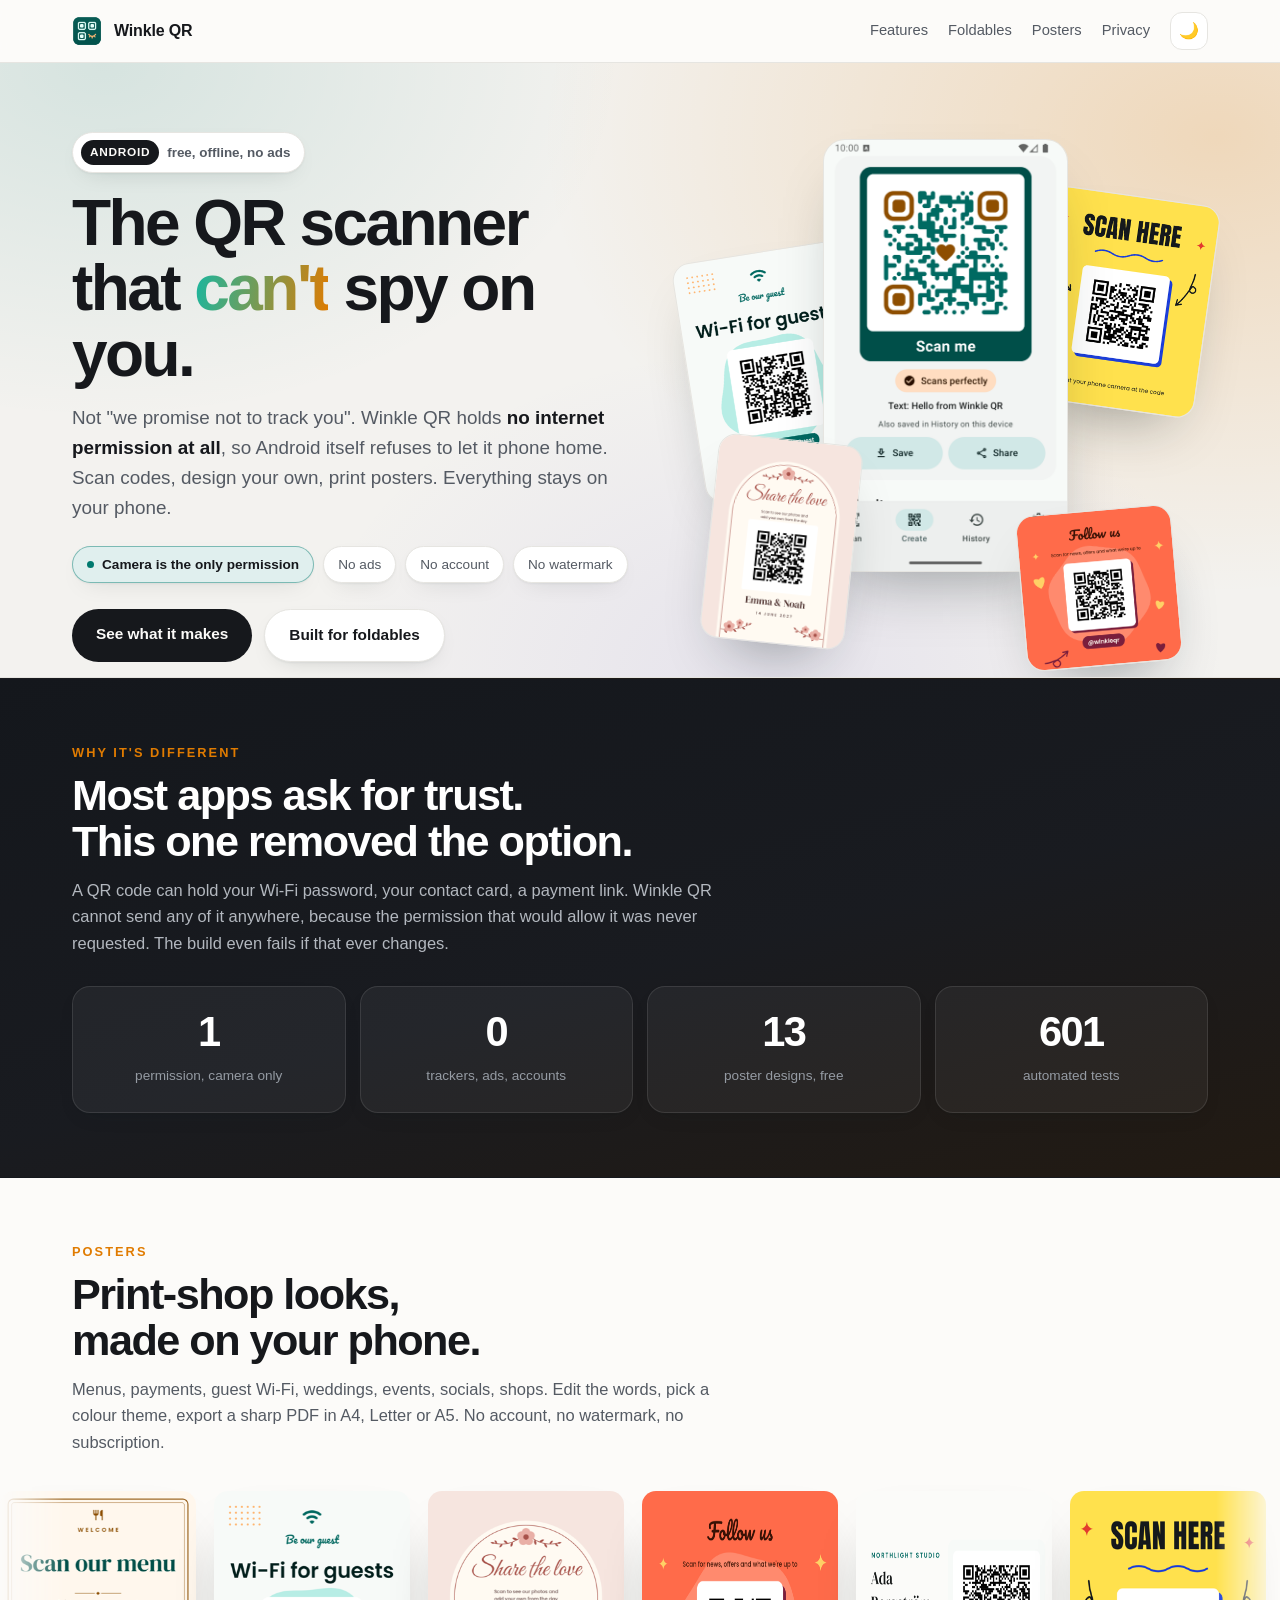
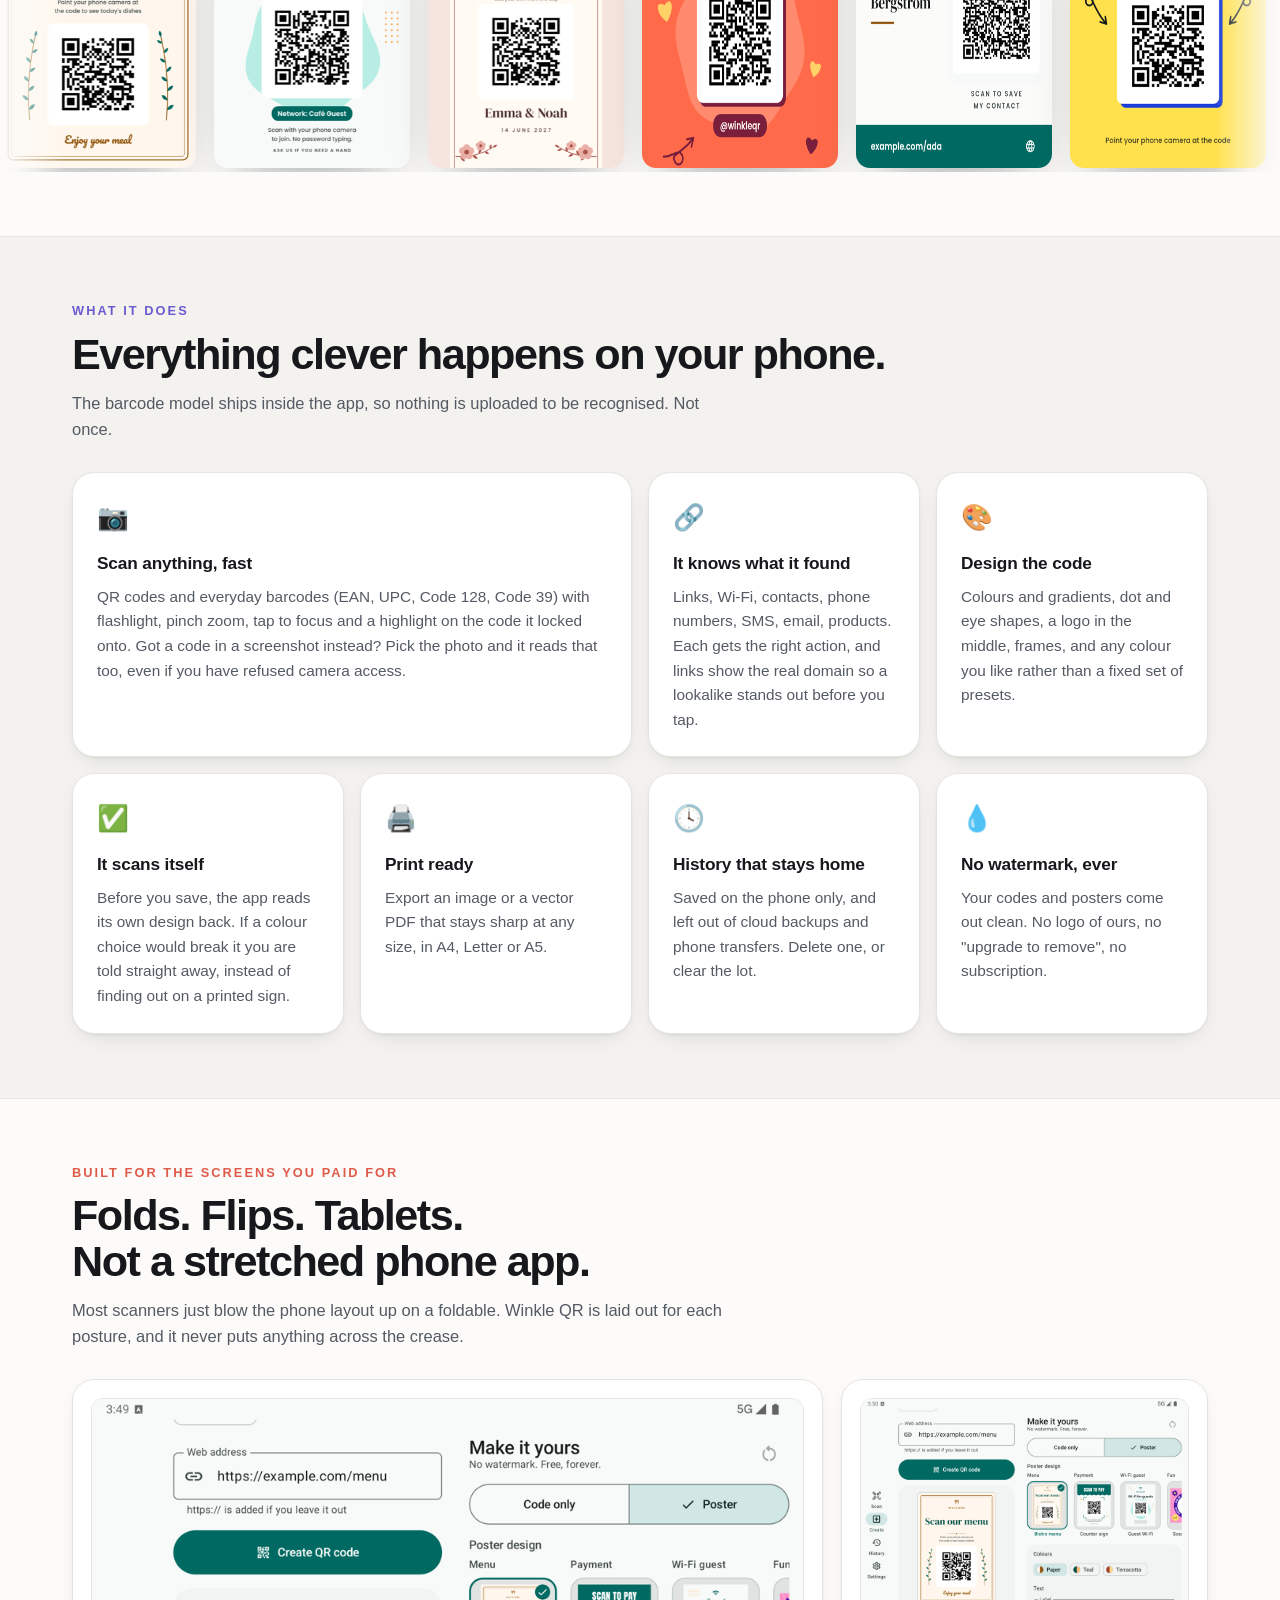
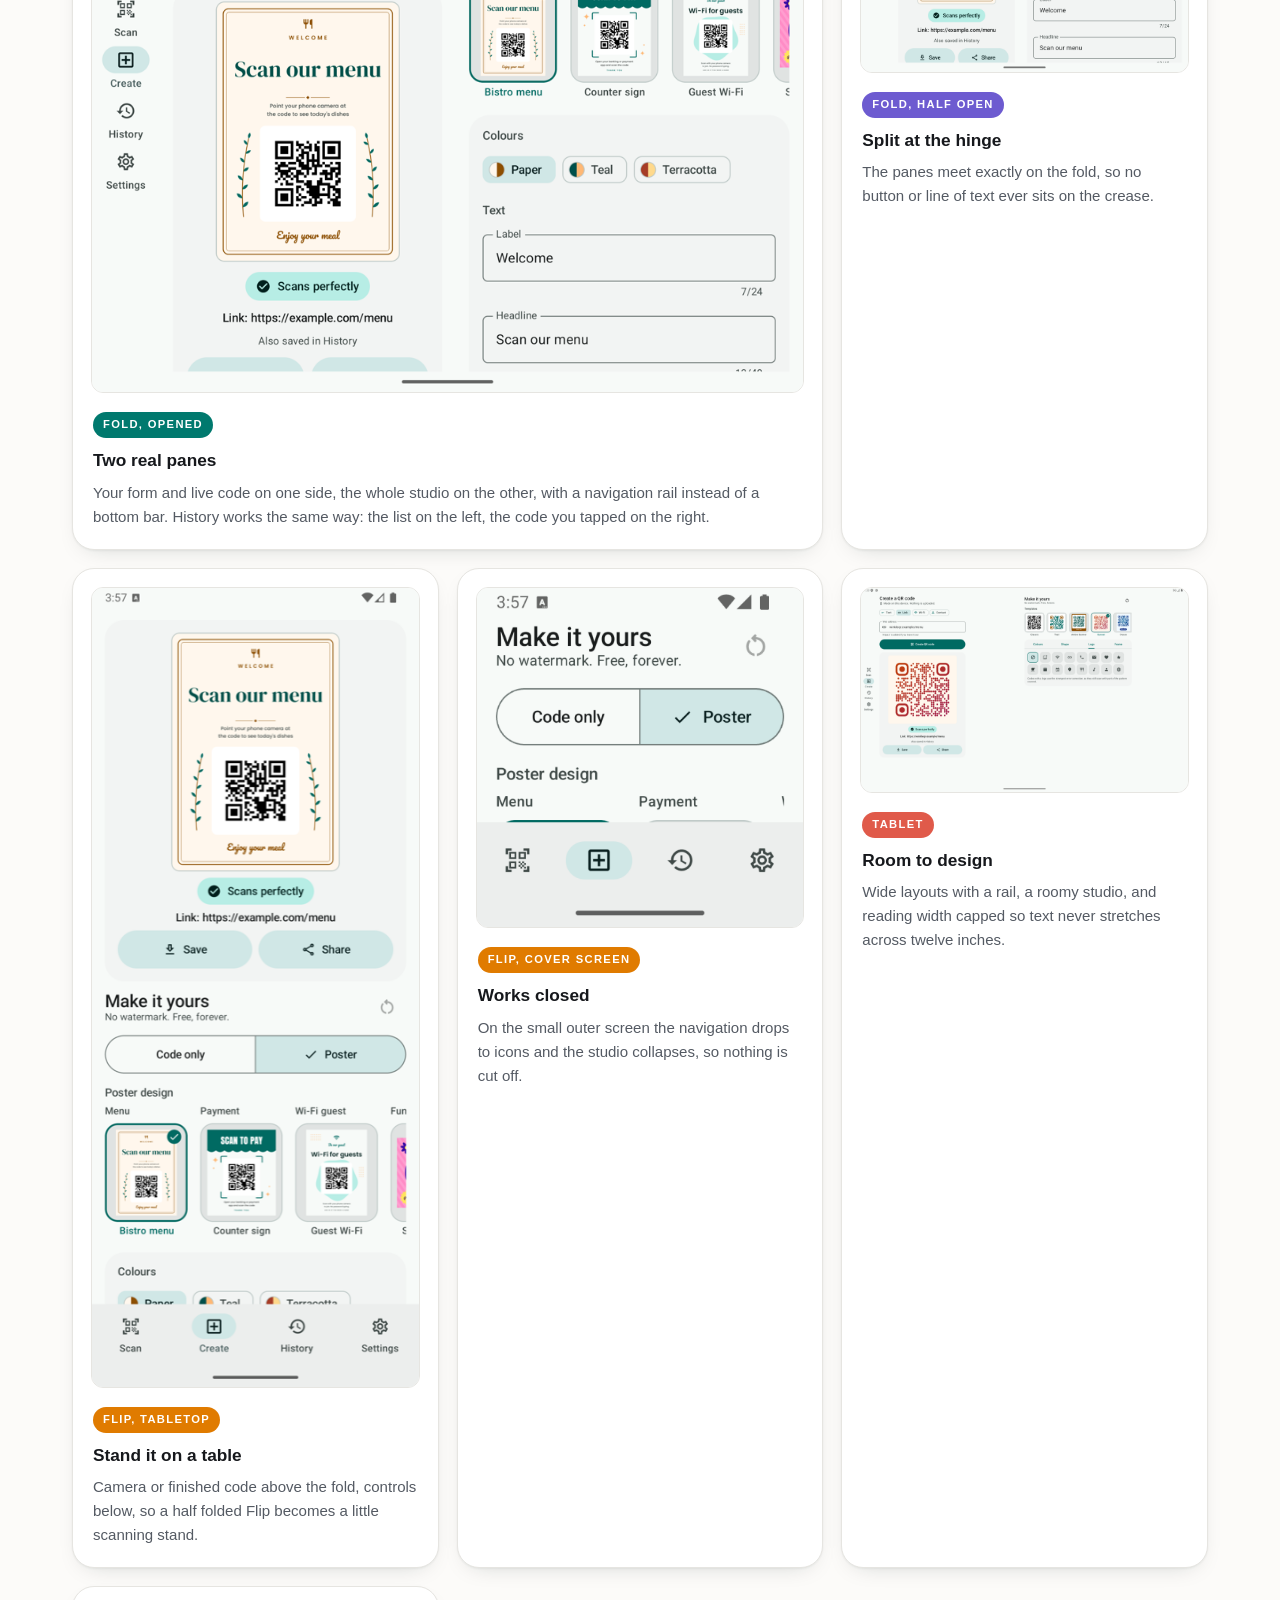
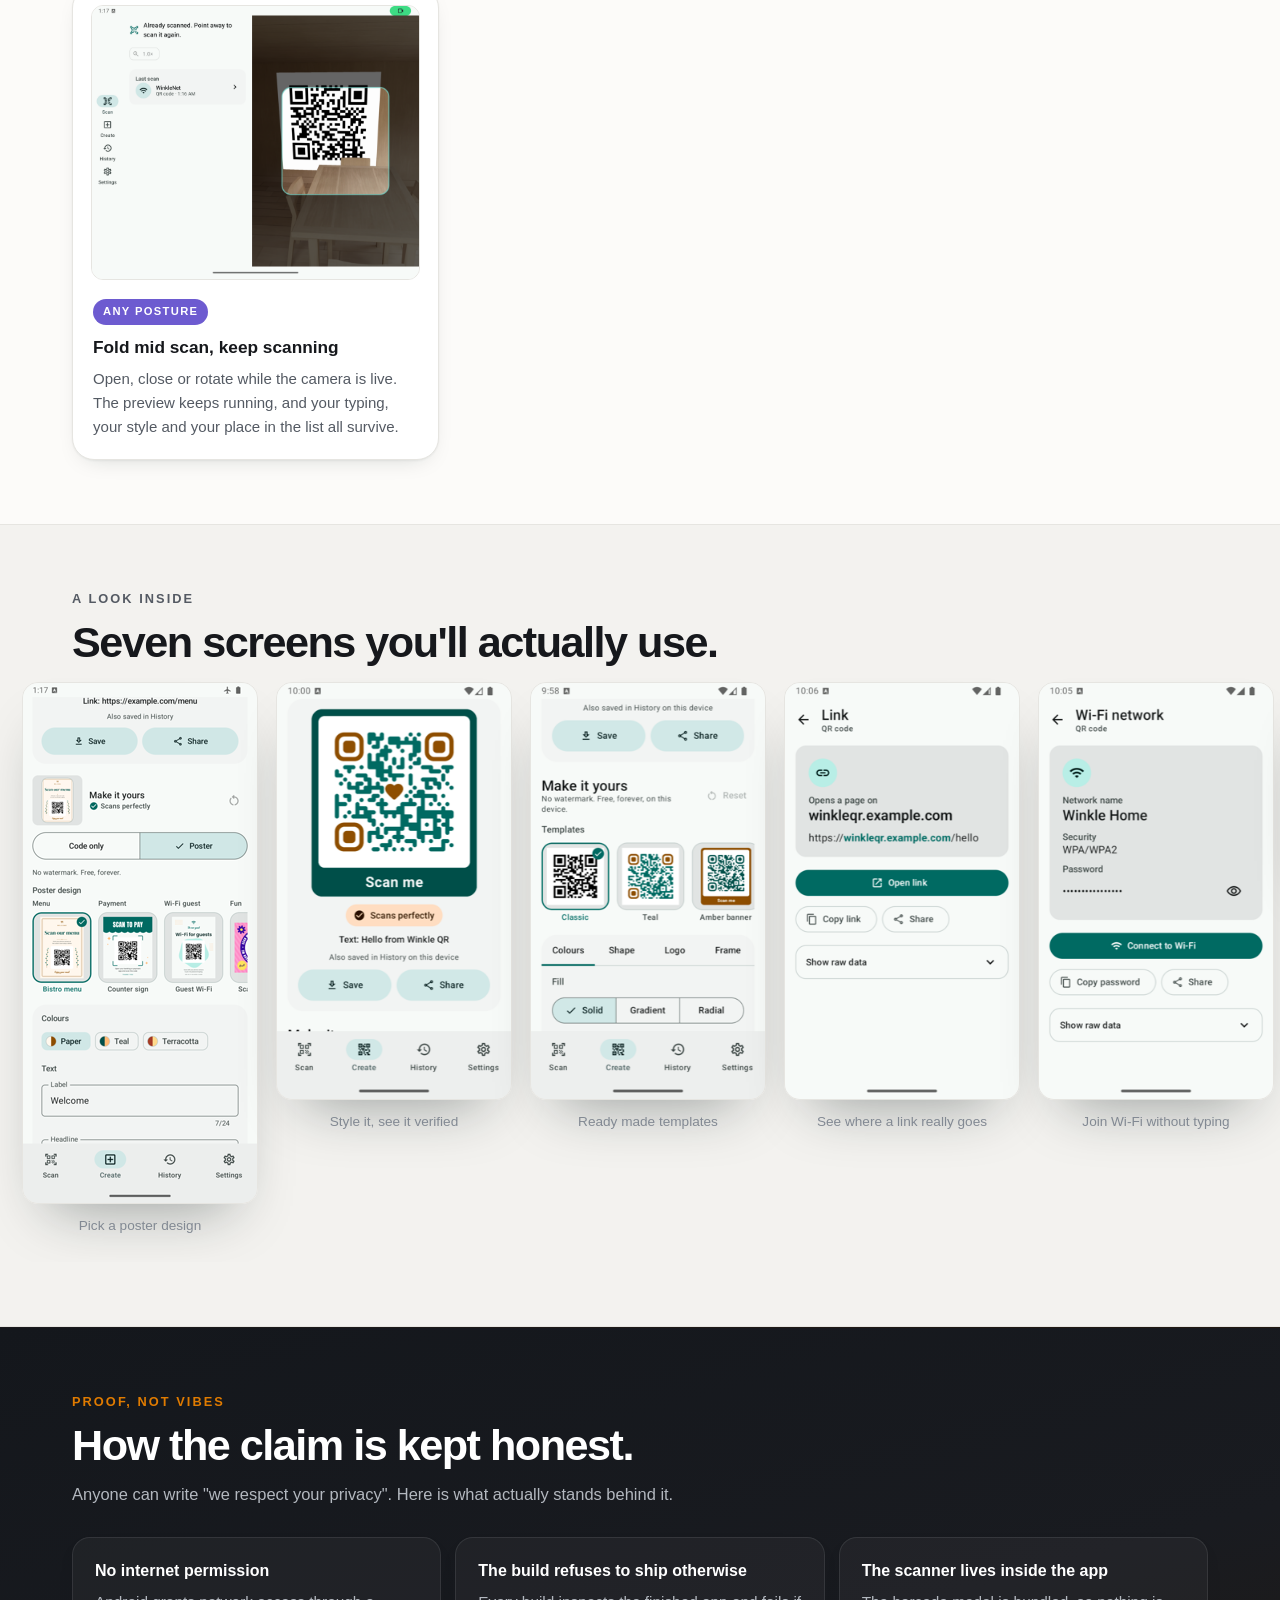
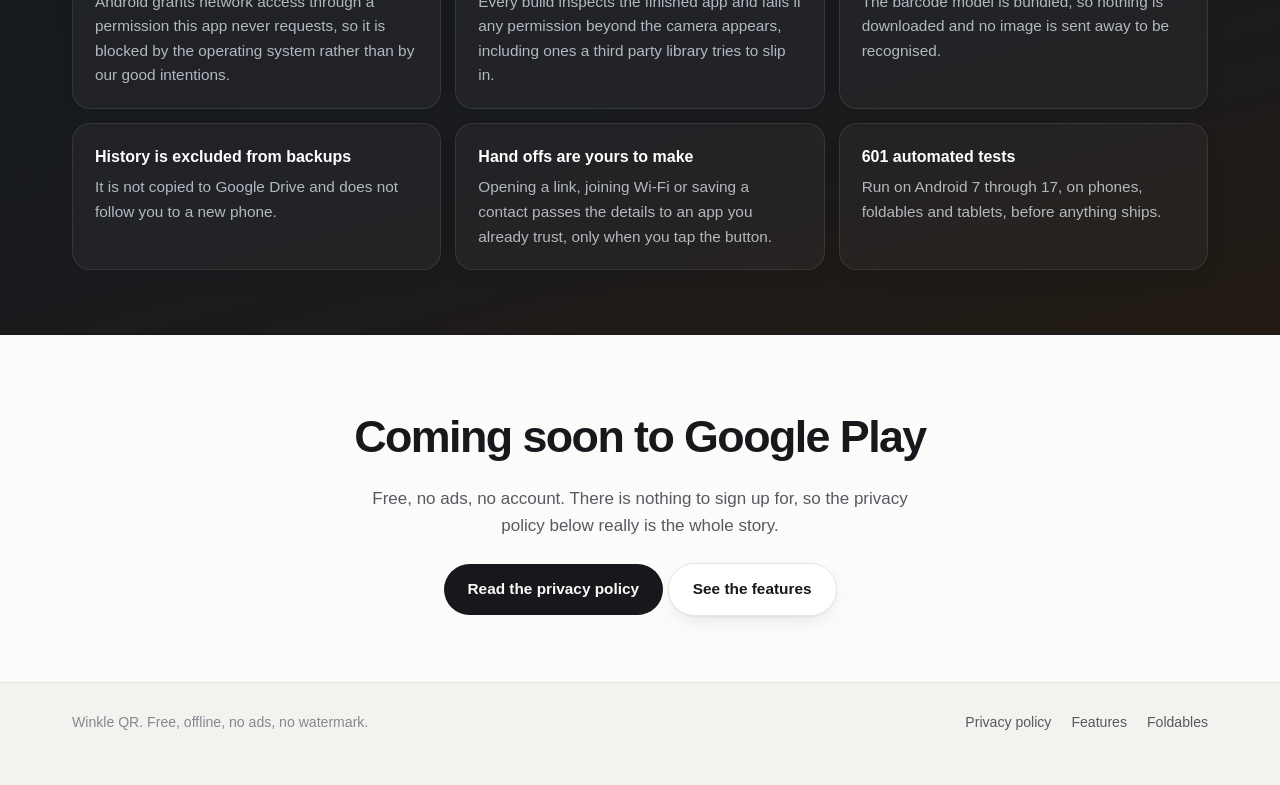
<file: index.html>
<!doctype html>
<html lang="en">
<head>
<meta charset="utf-8">
<meta name="viewport" content="width=device-width, initial-scale=1">
<title>Winkle QR: the QR scanner that can't spy on you</title>
<meta name="description" content="Free, offline QR and barcode scanner and maker for Android. No internet permission at all. Styled codes, printable posters, and real layouts for Fold, Flip and tablets.">
<link rel="icon" href="img/icon.png">
<link rel="stylesheet" href="style.css">
<meta property="og:title" content="Winkle QR: the QR scanner that can't spy on you">
<meta property="og:description" content="No internet permission. No ads. No account. Styled QR codes, printable posters, and real foldable layouts.">
<meta property="og:image" content="img/icon.png">
<script>
  (function () {
    var saved = null;
    try { saved = localStorage.getItem('winkle-theme'); } catch (e) {}
    var system = window.matchMedia('(prefers-color-scheme: dark)').matches ? 'dark' : 'light';
    document.documentElement.setAttribute('data-theme', saved || system);
  })();
</script>
</head>
<body>

<div class="bar">
  <div class="wrap">
    <img src="img/icon.png" alt="">
    <b>Winkle QR</b>
    <nav>
      <a href="#features">Features</a>
      <a href="#devices">Foldables</a>
      <a href="#posters">Posters</a>
      <a class="keep" href="privacy/">Privacy</a>
      <button id="theme" type="button" aria-label="Switch between light and dark">🌙</button>
    </nav>
  </div>
</div>

<header class="hero">
  <div class="wrap">
    <div>
      <span class="badge"><i>Android</i> free, offline, no ads</span>
      <h1>The QR scanner that <span class="grad">can't</span> spy on you.</h1>
      <p class="lede">
        Not "we promise not to track you". Winkle QR holds <b>no internet permission at all</b>, so Android itself
        refuses to let it phone home. Scan codes, design your own, print posters. Everything stays on your phone.
      </p>
      <div class="pills">
        <span class="pill hot">Camera is the only permission</span>
        <span class="pill">No ads</span>
        <span class="pill">No account</span>
        <span class="pill">No watermark</span>
      </div>
      <div class="actions">
        <a class="btn" href="#posters">See what it makes</a>
        <a class="btn ghost" href="#devices">Built for foldables</a>
      </div>
    </div>
    <div class="art">
      <img class="p1" src="img/posters/WIFI_GUEST_MINT.png" alt="Guest Wi-Fi poster">
      <img class="p2" src="img/posters/FUN_SCAN_HERE_CITRUS.png" alt="Scan here poster">
      <img class="phone" src="img/shots/hero-phone.png" alt="Winkle QR creating a styled QR code with a Scans perfectly badge">
      <img class="p4" src="img/posters/EVENT_WEDDING_BLUSH.png" alt="Wedding poster">
      <img class="p3" src="img/posters/SOCIAL_FOLLOW_SUNSET.png" alt="Follow us poster">
    </div>
  </div>
</header>

<section class="strip ink">
  <div class="wrap">
    <p class="eyebrow">Why it's different</p>
    <h2 class="section">Most apps ask for trust.<br>This one removed the option.</h2>
    <p class="sub">A QR code can hold your Wi-Fi password, your contact card, a payment link. Winkle QR cannot send any
      of it anywhere, because the permission that would allow it was never requested. The build even fails if that
      ever changes.</p>
    <div class="stats">
      <div class="stat"><b>1</b><span>permission, camera only</span></div>
      <div class="stat"><b>0</b><span>trackers, ads, accounts</span></div>
      <div class="stat"><b>13</b><span>poster designs, free</span></div>
      <div class="stat"><b>601</b><span>automated tests</span></div>
    </div>
  </div>
</section>

<section class="strip" id="posters">
  <div class="wrap">
    <p class="eyebrow">Posters</p>
    <h2 class="section">Print-shop looks,<br>made on your phone.</h2>
    <p class="sub">Menus, payments, guest Wi-Fi, weddings, events, socials, shops. Edit the words, pick a colour
      theme, export a sharp PDF in A4, Letter or A5. No account, no watermark, no subscription.</p>
  </div>
  <div class="marquee">
    <div class="track">
      <img src="img/posters/MENU_BISTRO_PAPER.png" alt="Café menu poster">
      <img src="img/posters/WIFI_GUEST_MINT.png" alt="Guest Wi-Fi poster">
      <img src="img/posters/EVENT_WEDDING_BLUSH.png" alt="Wedding poster">
      <img src="img/posters/SOCIAL_FOLLOW_SUNSET.png" alt="Follow us poster">
      <img src="img/posters/BIZ_CARD_BRAND.png" alt="Business card poster">
      <img src="img/posters/FUN_SCAN_HERE_CITRUS.png" alt="Scan here poster">
      <img src="img/posters/MENU_BISTRO_PAPER.png" alt="">
      <img src="img/posters/WIFI_GUEST_MINT.png" alt="">
      <img src="img/posters/EVENT_WEDDING_BLUSH.png" alt="">
      <img src="img/posters/SOCIAL_FOLLOW_SUNSET.png" alt="">
      <img src="img/posters/BIZ_CARD_BRAND.png" alt="">
      <img src="img/posters/FUN_SCAN_HERE_CITRUS.png" alt="">
    </div>
  </div>
</section>

<section class="strip tint" id="features">
  <div class="wrap">
    <p class="eyebrow">What it does</p>
    <h2 class="section">Everything clever happens on your phone.</h2>
    <p class="sub">The barcode model ships inside the app, so nothing is uploaded to be recognised. Not once.</p>
    <div class="bento">
      <div class="card wide">
        <span class="em">📷</span>
        <h3>Scan anything, fast</h3>
        <p>QR codes and everyday barcodes (EAN, UPC, Code 128, Code 39) with flashlight, pinch zoom, tap to focus and
          a highlight on the code it locked onto. Got a code in a screenshot instead? Pick the photo and it reads that
          too, even if you have refused camera access.</p>
      </div>
      <div class="card">
        <span class="em">🔗</span>
        <h3>It knows what it found</h3>
        <p>Links, Wi-Fi, contacts, phone numbers, SMS, email, products. Each gets the right action, and links show the
          real domain so a lookalike stands out before you tap.</p>
      </div>
      <div class="card">
        <span class="em">🎨</span>
        <h3>Design the code</h3>
        <p>Colours and gradients, dot and eye shapes, a logo in the middle, frames, and any colour you like rather
          than a fixed set of presets.</p>
      </div>
      <div class="card">
        <span class="em">✅</span>
        <h3>It scans itself</h3>
        <p>Before you save, the app reads its own design back. If a colour choice would break it you are told straight
          away, instead of finding out on a printed sign.</p>
      </div>
      <div class="card">
        <span class="em">🖨️</span>
        <h3>Print ready</h3>
        <p>Export an image or a vector PDF that stays sharp at any size, in A4, Letter or A5.</p>
      </div>
      <div class="card">
        <span class="em">🕓</span>
        <h3>History that stays home</h3>
        <p>Saved on the phone only, and left out of cloud backups and phone transfers. Delete one, or clear the lot.</p>
      </div>
      <div class="card">
        <span class="em">💧</span>
        <h3>No watermark, ever</h3>
        <p>Your codes and posters come out clean. No logo of ours, no "upgrade to remove", no subscription.</p>
      </div>
    </div>
  </div>
</section>

<section class="strip" id="devices">
  <div class="wrap">
    <p class="eyebrow">Built for the screens you paid for</p>
    <h2 class="section">Folds. Flips. Tablets.<br>Not a stretched phone app.</h2>
    <p class="sub">Most scanners just blow the phone layout up on a foldable. Winkle QR is laid out for each posture,
      and it never puts anything across the crease.</p>
    <div class="devices">
      <div class="device tall">
        <div class="shot"><img src="img/devices/fold-open.png" alt="Unfolded Fold showing the form and preview on the left and Style Studio on the right"></div>
        <div class="label">
          <span class="tag">Fold, opened</span>
          <h3>Two real panes</h3>
          <p>Your form and live code on one side, the whole studio on the other, with a navigation rail instead of a
            bottom bar. History works the same way: the list on the left, the code you tapped on the right.</p>
        </div>
      </div>
      <div class="device">
        <div class="shot"><img src="img/devices/fold-book.png" alt="Half-open Fold with the layout split exactly at the hinge"></div>
        <div class="label">
          <span class="tag violet">Fold, half open</span>
          <h3>Split at the hinge</h3>
          <p>The panes meet exactly on the fold, so no button or line of text ever sits on the crease.</p>
        </div>
      </div>
      <div class="device">
        <div class="shot"><img src="img/devices/flip-tabletop.png" alt="Half-folded Flip with the code above the fold and controls below"></div>
        <div class="label">
          <span class="tag amber">Flip, tabletop</span>
          <h3>Stand it on a table</h3>
          <p>Camera or finished code above the fold, controls below, so a half folded Flip becomes a little scanning
            stand.</p>
        </div>
      </div>
      <div class="device">
        <div class="shot"><img src="img/devices/flip-cover.png" alt="Flip cover screen with a compact layout and icon-only navigation"></div>
        <div class="label">
          <span class="tag amber">Flip, cover screen</span>
          <h3>Works closed</h3>
          <p>On the small outer screen the navigation drops to icons and the studio collapses, so nothing is cut off.</p>
        </div>
      </div>
      <div class="device">
        <div class="shot"><img src="img/devices/tablet-studio.png" alt="Tablet showing Create in two panes with a wide Style Studio"></div>
        <div class="label">
          <span class="tag pink">Tablet</span>
          <h3>Room to design</h3>
          <p>Wide layouts with a rail, a roomy studio, and reading width capped so text never stretches across twelve
            inches.</p>
        </div>
      </div>
      <div class="device">
        <div class="shot"><img src="img/devices/fold-scan.png" alt="Half-folded device scanning with the camera above the fold"></div>
        <div class="label">
          <span class="tag violet">Any posture</span>
          <h3>Fold mid scan, keep scanning</h3>
          <p>Open, close or rotate while the camera is live. The preview keeps running, and your typing, your style
            and your place in the list all survive.</p>
        </div>
      </div>
    </div>
  </div>
</section>

<section class="strip tint">
  <div class="wrap">
    <p class="eyebrow">A look inside</p>
    <h2 class="section">Seven screens you'll actually use.</h2>
  </div>
  <div class="rail">
    <figure><img src="img/shots/poster-picker.png" alt="Poster designs grouped by category, each thumbnail showing your own code"><figcaption>Pick a poster design</figcaption></figure>
    <figure><img src="img/shots/create-style-studio.png" alt="Styled QR code with a Scans perfectly badge"><figcaption>Style it, see it verified</figcaption></figure>
    <figure><img src="img/shots/create-templates.png" alt="Template row with Classic, Teal and Amber banner"><figcaption>Ready made templates</figcaption></figure>
    <figure><img src="img/shots/result-link.png" alt="Result screen for a link with the domain highlighted"><figcaption>See where a link really goes</figcaption></figure>
    <figure><img src="img/shots/result-wifi.png" alt="Result screen for a Wi-Fi code with a Connect button"><figcaption>Join Wi-Fi without typing</figcaption></figure>
    <figure><img src="img/devices/fold-history.png" alt="History list and detail side by side on an unfolded device"><figcaption>History, list and detail</figcaption></figure>
    <figure><img src="img/shots/settings-privacy.png" alt="Settings screen with an Offline by design card"><figcaption>Offline by design</figcaption></figure>
  </div>
</section>

<section class="strip ink">
  <div class="wrap">
    <p class="eyebrow">Proof, not vibes</p>
    <h2 class="section">How the claim is kept honest.</h2>
    <p class="sub">Anyone can write "we respect your privacy". Here is what actually stands behind it.</p>
    <ul class="proof">
      <li><strong>No internet permission</strong>Android grants network access through a permission this app never
        requests, so it is blocked by the operating system rather than by our good intentions.</li>
      <li><strong>The build refuses to ship otherwise</strong>Every build inspects the finished app and fails if any
        permission beyond the camera appears, including ones a third party library tries to slip in.</li>
      <li><strong>The scanner lives inside the app</strong>The barcode model is bundled, so nothing is downloaded and
        no image is sent away to be recognised.</li>
      <li><strong>History is excluded from backups</strong>It is not copied to Google Drive and does not follow you to
        a new phone.</li>
      <li><strong>Hand offs are yours to make</strong>Opening a link, joining Wi-Fi or saving a contact passes the
        details to an app you already trust, only when you tap the button.</li>
      <li><strong>601 automated tests</strong>Run on Android 7 through 17, on phones, foldables and tablets, before
        anything ships.</li>
    </ul>
  </div>
</section>

<div class="wrap">
  <div class="cta">
    <h2>Coming soon to Google Play</h2>
    <p>Free, no ads, no account. There is nothing to sign up for, so the privacy policy below really is the whole
      story.</p>
    <a class="btn" href="privacy/">Read the privacy policy</a>
    <a class="btn ghost" href="#features">See the features</a>
  </div>
</div>

<footer>
  <div class="wrap">
    <span>Winkle QR. Free, offline, no ads, no watermark.</span>
    <nav>
      <a href="privacy/">Privacy policy</a>
      <a href="#features">Features</a>
      <a href="#devices">Foldables</a>
    </nav>
  </div>
</footer>

<script>
  (function () {
    var btn = document.getElementById('theme');
    var root = document.documentElement;
    function paint() { btn.textContent = root.getAttribute('data-theme') === 'dark' ? '☀️' : '🌙'; }
    paint();
    btn.addEventListener('click', function () {
      var next = root.getAttribute('data-theme') === 'dark' ? 'light' : 'dark';
      root.setAttribute('data-theme', next);
      try { localStorage.setItem('winkle-theme', next); } catch (e) {}
      paint();
    });
  })();
</script>

</body>
</html>
</file>
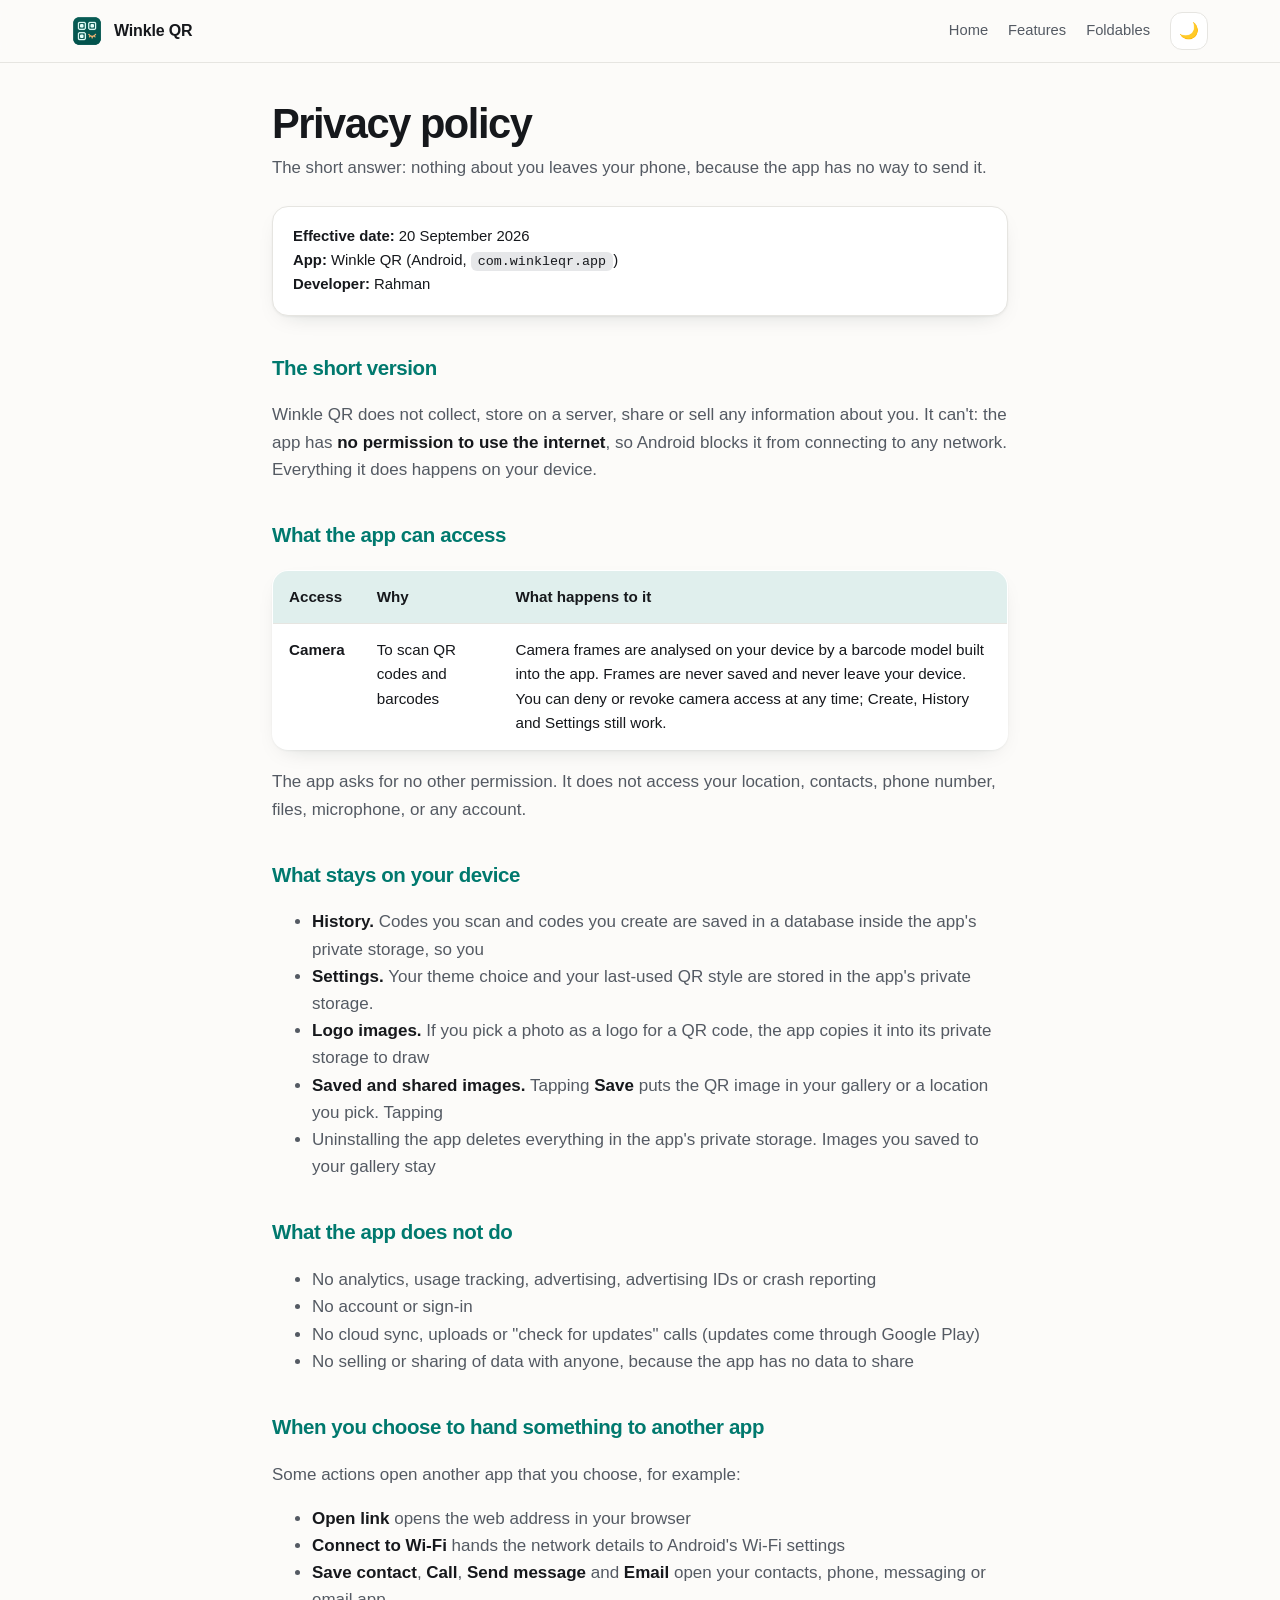
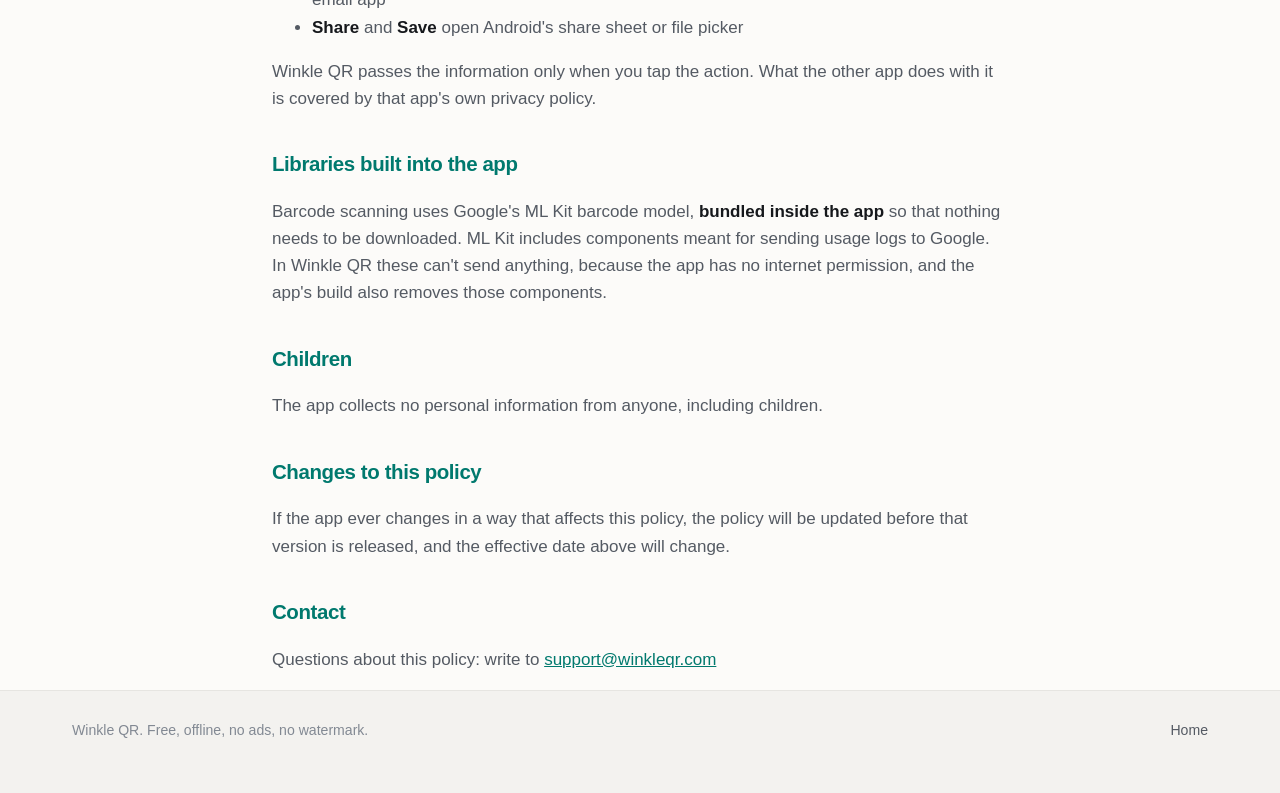
<file: privacy/index.html>
<!doctype html>
<html lang="en">
<head>
<meta charset="utf-8">
<meta name="viewport" content="width=device-width, initial-scale=1">
<title>Privacy policy | Winkle QR</title>
<meta name="description" content="Winkle QR collects nothing: no internet permission, no analytics, no account. Everything stays on your device.">
<link rel="icon" href="../img/icon.png">
<link rel="stylesheet" href="../style.css">
<script>
  (function () {
    var saved = null;
    try { saved = localStorage.getItem('winkle-theme'); } catch (e) {}
    var system = window.matchMedia('(prefers-color-scheme: dark)').matches ? 'dark' : 'light';
    document.documentElement.setAttribute('data-theme', saved || system);
  })();
</script>
</head>
<body>

<div class="bar">
  <div class="wrap">
    <img src="../img/icon.png" alt="">
    <b>Winkle QR</b>
    <nav>
      <a class="keep" href="../">Home</a>
      <a href="../#features">Features</a>
      <a href="../#devices">Foldables</a>
      <button id="theme" type="button" aria-label="Switch between light and dark">🌙</button>
    </nav>
  </div>
</div>

<main class="wrap narrow policy" style="padding-top:40px">
  <h1 style="font-size:clamp(1.9rem,5vw,2.6rem);letter-spacing:-.035em;margin:0 0 10px;font-weight:800">Privacy policy</h1>
  <p style="color:var(--muted);margin:0 0 24px;font-size:1.05rem">The short answer: nothing about you leaves your
     phone, because the app has no way to send it.</p>
  <div class="meta">
    <strong>Effective date:</strong> 20 September 2026<br>
    <strong>App:</strong> Winkle QR (Android, <code>com.winkleqr.app</code>)<br>
    <strong>Developer:</strong> Rahman
  </div>
<h2>The short version</h2>
<p>Winkle QR does not collect, store on a server, share or sell any information about you. It can&#x27;t: the app has <strong>no permission to use the internet</strong>, so Android blocks it from connecting to any network. Everything it does happens on your device.</p>
<h2>What the app can access</h2>
<table><thead><tr><th>Access</th><th>Why</th><th>What happens to it</th></tr></thead><tbody><tr><td><strong>Camera</strong></td><td>To scan QR codes and barcodes</td><td>Camera frames are analysed on your device by a barcode model built into the app. Frames are never saved and never leave your device. You can deny or revoke camera access at any time; Create, History and Settings still work.</td></tr></tbody></table>
<p>The app asks for no other permission. It does not access your location, contacts, phone number, files, microphone, or any account.</p>
<h2>What stays on your device</h2>
<ul><li><strong>History.</strong> Codes you scan and codes you create are saved in a database inside the app&#x27;s private storage, so you</li><li><strong>Settings.</strong> Your theme choice and your last-used QR style are stored in the app&#x27;s private storage.</li><li><strong>Logo images.</strong> If you pick a photo as a logo for a QR code, the app copies it into its private storage to draw</li><li><strong>Saved and shared images.</strong> Tapping <strong>Save</strong> puts the QR image in your gallery or a location you pick. Tapping</li><li>Uninstalling the app deletes everything in the app&#x27;s private storage. Images you saved to your gallery stay</li></ul>
<h2>What the app does not do</h2>
<ul><li>No analytics, usage tracking, advertising, advertising IDs or crash reporting</li><li>No account or sign-in</li><li>No cloud sync, uploads or &quot;check for updates&quot; calls (updates come through Google Play)</li><li>No selling or sharing of data with anyone, because the app has no data to share</li></ul>
<h2>When you choose to hand something to another app</h2>
<p>Some actions open another app that you choose, for example:</p>
<ul><li><strong>Open link</strong> opens the web address in your browser</li><li><strong>Connect to Wi-Fi</strong> hands the network details to Android&#x27;s Wi-Fi settings</li><li><strong>Save contact</strong>, <strong>Call</strong>, <strong>Send message</strong> and <strong>Email</strong> open your contacts, phone, messaging or email app</li><li><strong>Share</strong> and <strong>Save</strong> open Android&#x27;s share sheet or file picker</li></ul>
<p>Winkle QR passes the information only when you tap the action. What the other app does with it is covered by that app&#x27;s own privacy policy.</p>
<h2>Libraries built into the app</h2>
<p>Barcode scanning uses Google&#x27;s ML Kit barcode model, <strong>bundled inside the app</strong> so that nothing needs to be downloaded. ML Kit includes components meant for sending usage logs to Google. In Winkle QR these can&#x27;t send anything, because the app has no internet permission, and the app&#x27;s build also removes those components.</p>
<h2>Children</h2>
<p>The app collects no personal information from anyone, including children.</p>
<h2>Changes to this policy</h2>
<p>If the app ever changes in a way that affects this policy, the policy will be updated before that version is released, and the effective date above will change.</p>
<h2>Contact</h2>
<p>Questions about this policy: write to <a href="mailto:support@winkleqr.com">support@winkleqr.com</a></p>
</main>

<footer>
  <div class="wrap">
    <span>Winkle QR. Free, offline, no ads, no watermark.</span>
    <nav><a href="../">Home</a></nav>
  </div>
</footer>

<script>
  (function () {
    var btn = document.getElementById('theme');
    var root = document.documentElement;
    function paint() { btn.textContent = root.getAttribute('data-theme') === 'dark' ? '☀️' : '🌙'; }
    paint();
    btn.addEventListener('click', function () {
      var next = root.getAttribute('data-theme') === 'dark' ? 'light' : 'dark';
      root.setAttribute('data-theme', next);
      try { localStorage.setItem('winkle-theme', next); } catch (e) {}
      paint();
    });
  })();
</script>
</body>
</html>
</file>
<file: style.css>
/* Winkle QR — site styles. Light and dark, brand teal + amber, colour-forward. */

:root {
  --teal: #00796e;
  --teal-bright: #14b8a4;
  --amber: #e07b00;
  --violet: #6d5bd0;
  --pink: #e05a4a;

  --ink: #16181c;
  --muted: #545a63;
  --faint: #828993;
  --bg: #fcfbf9;
  --bg-tint: #f3f2ef;
  --card: #ffffff;
  --line: #e6e5e1;
  --shadow-sm: 0 1px 2px rgba(16, 32, 30, .05), 0 8px 24px -14px rgba(16, 32, 30, .25);
  --shadow-lg: 0 30px 60px -28px rgba(16, 32, 30, .42);
  --radius: 22px;
  --maxw: 1180px;
}

:root[data-theme="dark"] {
  --teal: #4fdcc8;
  --teal-bright: #6ef0dc;
  --amber: #ffb04d;
  --violet: #a996ff;
  --pink: #ff8a7a;

  --ink: #f4f4f3;
  --muted: #adb3ba;
  --faint: #838a93;
  --bg: #0a0b0d;
  --bg-tint: #101216;
  --card: #15181d;
  --line: #24272e;
  --shadow-sm: 0 1px 2px rgba(0, 0, 0, .5), 0 10px 26px -16px rgba(0, 0, 0, .8);
  --shadow-lg: 0 34px 70px -30px rgba(0, 0, 0, .95);
}

* { box-sizing: border-box; }
html { scroll-behavior: smooth; -webkit-text-size-adjust: 100%; }

body {
  margin: 0; background: var(--bg); color: var(--ink);
  font: 17px/1.6 -apple-system, BlinkMacSystemFont, "Segoe UI", Roboto, "Helvetica Neue", sans-serif;
  -webkit-font-smoothing: antialiased; overflow-x: hidden;
}
img { max-width: 100%; display: block; }
a { color: var(--teal); }
.wrap { max-width: var(--maxw); margin: 0 auto; padding: 0 22px; }
.narrow { max-width: 780px; }

/* ---------- nav ---------- */
.bar {
  position: sticky; top: 0; z-index: 40;
  background: color-mix(in srgb, var(--bg) 85%, transparent);
  backdrop-filter: saturate(160%) blur(14px);
  border-bottom: 1px solid var(--line);
}
.bar .wrap { display: flex; align-items: center; gap: 12px; height: 62px; }
.bar img { width: 30px; height: 30px; border-radius: 9px; }
.bar b { font-size: 1rem; letter-spacing: -.01em; }
.bar nav { margin-left: auto; display: flex; align-items: center; gap: 20px; font-size: .92rem; }
.bar nav a { color: var(--muted); text-decoration: none; }
.bar nav a:hover { color: var(--teal); }
#theme {
  border: 1px solid var(--line); background: var(--card); color: var(--ink);
  width: 38px; height: 38px; border-radius: 12px; font-size: 1rem; cursor: pointer; line-height: 1;
}
#theme:hover { border-color: var(--teal); }
@media (max-width: 680px) { .bar nav a:not(.keep) { display: none } }

/* ---------- hero ---------- */
.hero {
  position: relative; overflow: hidden; padding: 54px 0 0;
  background:
    radial-gradient(70% 100% at 8% 0%, color-mix(in srgb, var(--teal) 12%, transparent), transparent 58%),
    radial-gradient(85% 120% at 95% 12%, color-mix(in srgb, var(--amber) 22%, transparent), transparent 62%),
    radial-gradient(60% 90% at 60% 100%, color-mix(in srgb, var(--violet) 10%, transparent), transparent 60%),
    var(--bg-tint);
  border-bottom: 1px solid var(--line);
}
.hero .wrap { display: grid; grid-template-columns: 1.05fr .95fr; gap: 42px; align-items: center; }
@media (max-width: 900px) { .hero .wrap { grid-template-columns: 1fr; gap: 28px; text-align: center } }

.badge {
  display: inline-flex; align-items: center; gap: 8px; margin-bottom: 18px;
  background: var(--card); border: 1px solid var(--line); box-shadow: var(--shadow-sm);
  padding: 7px 14px 7px 8px; border-radius: 999px; font-size: .84rem; font-weight: 600; color: var(--muted);
}
.badge i { display: inline-block; background: var(--teal); color: var(--bg); font-style: normal;
  padding: 3px 9px; border-radius: 999px; font-size: .74rem; letter-spacing: .06em; text-transform: uppercase; }

h1 { font-size: clamp(2.3rem, 5.4vw, 4rem); line-height: 1.02; letter-spacing: -.04em; margin: 0 0 16px; font-weight: 800; }
h1 .grad { background: linear-gradient(100deg, var(--teal-bright), var(--amber)); -webkit-background-clip: text; background-clip: text; color: transparent; }
.lede { font-size: clamp(1.02rem, 1.9vw, 1.18rem); color: var(--muted); margin: 0 0 22px; max-width: 540px; }
@media (max-width: 900px) { .lede { margin-inline: auto } }
.lede b { color: var(--ink); }

.pills { display: flex; flex-wrap: wrap; gap: 9px; margin-bottom: 26px; }
@media (max-width: 900px) { .pills { justify-content: center } }
.pill { border: 1px solid var(--line); background: var(--card); color: var(--muted); padding: 7px 14px; border-radius: 999px; font-size: .85rem; box-shadow: var(--shadow-sm); }
.pill.hot { border-color: transparent; color: #fff; background: linear-gradient(120deg, var(--teal), var(--amber)); font-weight: 600; }
:root[data-theme="dark"] .pill.hot { color: #06201d; }

.actions { display: flex; flex-wrap: wrap; gap: 12px; }
@media (max-width: 900px) { .actions { justify-content: center } }
.btn { display: inline-block; padding: 13px 24px; border-radius: 999px; font-weight: 700; text-decoration: none; font-size: .96rem;
  background: linear-gradient(110deg, var(--teal), var(--amber)); color: #fff; box-shadow: 0 18px 36px -18px color-mix(in srgb, var(--teal) 80%, transparent); }
:root[data-theme="dark"] .btn { color: #06201d; }
.btn.ghost { background: var(--card); color: var(--ink); border: 1px solid var(--line); box-shadow: var(--shadow-sm); }

/* hero art: phone + posters collage */
.art { position: relative; height: clamp(420px, 52vw, 560px); }
@media (max-width: 900px) { .art { height: 460px; margin-top: 8px } }
.art img { position: absolute; border-radius: 18px; box-shadow: var(--shadow-lg); border: 1px solid var(--line); }
.art .phone { width: 47%; left: 26%; top: 4%; z-index: 3; border-radius: 22px; }
.art .p1 { width: 33%; left: 0; top: 24%; transform: rotate(-9deg); z-index: 2; }
.art .p2 { width: 33%; right: 0; top: 14%; transform: rotate(8deg); z-index: 2; }
.art .p3 { width: 30%; right: 6%; bottom: 2%; transform: rotate(-5deg); z-index: 4; }
.art .p4 { width: 28%; left: 4%; bottom: 6%; transform: rotate(6deg); z-index: 4; }

/* ---------- strips ---------- */
.strip { padding: 64px 0; }
.strip.tint { background: var(--bg-tint); border-block: 1px solid var(--line); }
.strip.ink {
  background: linear-gradient(165deg, #14171c, #191b20 55%, #221a12);
  color: #f4f4f3; border-block: 1px solid transparent;
}
.strip.ink .sub, .strip.ink .card p, .strip.ink .device p { color: #b3b8bf; }
.strip.ink .card, .strip.ink .device { background: rgba(255,255,255,.04); border-color: rgba(255,255,255,.09); }
.strip.ink h2.section, .strip.ink .card h3, .strip.ink .device h3 { color: #fff; }
.strip.ink .eyebrow { color: var(--amber); }

.eyebrow { color: var(--muted); font-size: .8rem; letter-spacing: .16em; text-transform: uppercase; font-weight: 700; margin: 0 0 10px; }
h2.section { font-size: clamp(1.75rem, 4.2vw, 2.7rem); letter-spacing: -.035em; margin: 0 0 12px; font-weight: 800; line-height: 1.06; }
p.sub { color: var(--muted); margin: 0 0 30px; max-width: 660px; font-size: 1.03rem; }

/* stats */
.stats { display: grid; grid-template-columns: repeat(auto-fit, minmax(140px, 1fr)); gap: 14px; }
.stat { text-align: center; padding: 24px 14px; border-radius: 18px; background: var(--card); border: 1px solid var(--line); box-shadow: var(--shadow-sm); }
.strip.ink .stat { background: rgba(255,255,255,.05); border-color: rgba(255,255,255,.1); }
.stat b { display: block; font-size: clamp(1.9rem, 5vw, 2.6rem); line-height: 1; letter-spacing: -.04em; margin-bottom: 8px; color: var(--ink); }
.strip.ink .stat b { color: #fff; }
.stat:nth-child(1) b { color: var(--teal); }
.stat:nth-child(2) b { color: var(--pink); }
.stat:nth-child(3) b { color: var(--amber); }
.stat:nth-child(4) b { color: var(--violet); }
.stat span { color: var(--faint); font-size: .85rem; }
.strip.ink .stat span { color: #959ba3; }

/* features */
.bento { display: grid; gap: 16px; grid-template-columns: repeat(auto-fit, minmax(258px, 1fr)); }
.card { padding: 24px; border: 1px solid var(--line); border-radius: var(--radius); background: var(--card); box-shadow: var(--shadow-sm); transition: transform .18s, box-shadow .18s; }
.card:hover { transform: translateY(-4px); box-shadow: var(--shadow-lg); }
.card .em { font-size: 1.6rem; display: block; margin-bottom: 12px; }
.card h3 { margin: 0 0 7px; font-size: 1.08rem; letter-spacing: -.01em; }
.card p { margin: 0; color: var(--muted); font-size: .96rem; }
.card.wide { grid-column: span 2; }
@media (max-width: 760px) { .card.wide { grid-column: span 1 } }

/* devices */
.devices { display: grid; gap: 18px; grid-template-columns: repeat(auto-fit, minmax(290px, 1fr)); }
.device { border: 1px solid var(--line); border-radius: var(--radius); overflow: hidden; background: var(--card); box-shadow: var(--shadow-sm); }
.device .shot { padding: 18px 18px 0; }
.device img { border-radius: 12px; border: 1px solid var(--line); }
.device .label { padding: 16px 20px 20px; }
.tag { display: inline-block; font-size: .7rem; letter-spacing: .12em; text-transform: uppercase; font-weight: 800;
  color: #fff; background: var(--teal); padding: 4px 10px; border-radius: 999px; margin-bottom: 9px; }
.tag.amber { background: var(--amber); } .tag.violet { background: var(--violet); } .tag.pink { background: var(--pink); }
:root[data-theme="dark"] .tag { color: #06201d; }
.device h3 { margin: 0 0 6px; font-size: 1.08rem; }
.device p { margin: 0; color: var(--muted); font-size: .94rem; }
.device.tall { grid-column: span 2; }
@media (max-width: 860px) { .device.tall { grid-column: span 1 } }

/* rails + marquee */
.rail { display: flex; gap: 18px; overflow-x: auto; padding: 4px 22px 26px; scroll-snap-type: x mandatory; }
.rail::-webkit-scrollbar { height: 8px; }
.rail::-webkit-scrollbar-thumb { background: var(--line); border-radius: 99px; }
.rail figure { margin: 0; flex: 0 0 auto; width: 236px; scroll-snap-align: center; }
.rail figure img { border-radius: 16px; border: 1px solid var(--line); box-shadow: var(--shadow-lg); }
.rail figcaption { margin-top: 11px; text-align: center; font-size: .85rem; color: var(--faint); }

.marquee { overflow: hidden; padding: 6px 0 4px;
  -webkit-mask-image: linear-gradient(90deg, transparent, #000 5%, #000 95%, transparent);
  mask-image: linear-gradient(90deg, transparent, #000 5%, #000 95%, transparent); }
.marquee .track { display: flex; gap: 18px; width: max-content; animation: slide 46s linear infinite; }
.marquee img { width: 196px; border-radius: 14px; box-shadow: var(--shadow-lg); }
.marquee:hover .track { animation-play-state: paused; }
@keyframes slide { from { transform: translateX(0) } to { transform: translateX(-50%) } }
@media (prefers-reduced-motion: reduce) { .marquee .track { animation: none } }

/* proof */
.proof { list-style: none; padding: 0; margin: 0; display: grid; gap: 14px; grid-template-columns: repeat(auto-fit, minmax(290px, 1fr)); }
.proof li { border: 1px solid var(--line); border-radius: 18px; padding: 20px 22px; color: var(--muted); background: var(--card); box-shadow: var(--shadow-sm); font-size: .96rem; }
.strip.ink .proof li { background: rgba(255,255,255,.04); border-color: rgba(255,255,255,.09); color: #b3b8bf; }
.proof li strong { display: block; color: var(--ink); margin-bottom: 6px; font-size: 1rem; }
.strip.ink .proof li strong { color: #fff; }

/* cta */
.cta { text-align: center; padding: 66px 0; }
.cta h2 { font-size: clamp(1.8rem, 4.6vw, 2.8rem); letter-spacing: -.035em; margin: 0 0 12px; font-weight: 800; }
.cta p { color: var(--muted); max-width: 560px; margin: 0 auto 24px; }

/* policy */
.policy h2 { font-size: 1.28rem; color: var(--teal); margin: 36px 0 12px; letter-spacing: -.02em; }
.policy p, .policy li { color: var(--muted); }
.policy strong { color: var(--ink); }
.policy table { width: 100%; border-collapse: collapse; margin: 18px 0; background: var(--card); border: 1px solid var(--line); border-radius: 16px; overflow: hidden; box-shadow: var(--shadow-sm); }
.policy th, .policy td { text-align: left; padding: 14px 16px; border-bottom: 1px solid var(--line); vertical-align: top; font-size: .95rem; }
.policy th { color: var(--ink); background: color-mix(in srgb, var(--teal) 12%, transparent); }
.policy tr:last-child td { border-bottom: 0; }
.policy code { background: color-mix(in srgb, var(--faint) 20%, transparent); padding: 2px 7px; border-radius: 6px; font-size: .9em; }
.meta { border: 1px solid var(--line); border-radius: 16px; padding: 18px 20px; font-size: .93rem; background: var(--card); box-shadow: var(--shadow-sm); }

footer { border-top: 1px solid var(--line); padding: 28px 0 52px; color: var(--faint); font-size: .88rem; background: var(--bg-tint); }
footer .wrap { display: flex; flex-wrap: wrap; gap: 16px; align-items: center; }
footer nav { margin-left: auto; display: flex; gap: 20px; }
footer a { color: var(--muted); text-decoration: none; }
footer a:hover { color: var(--teal); }

@media (max-width: 560px) { .strip { padding: 46px 0 } .hero { padding-top: 34px } }

/* Section accents: keep teal as the brand note, not the whole palette. */
#posters .eyebrow { color: var(--amber); }
#features .eyebrow { color: var(--violet); }
#devices .eyebrow { color: var(--pink); }

/* Primary button: one confident colour rather than a green wash everywhere. */
.btn { background: var(--ink); color: var(--bg); box-shadow: var(--shadow-lg); }
:root[data-theme="dark"] .btn { background: var(--ink); color: #14171c; }
.pill.hot { background: color-mix(in srgb, var(--teal) 14%, var(--card)); color: var(--teal); border-color: color-mix(in srgb, var(--teal) 30%, transparent); }
.badge i { background: var(--ink); color: var(--bg); }

/* Keep the highlighted pill readable in both themes. */
.pill.hot { color: var(--ink); font-weight: 600; border-color: color-mix(in srgb, var(--teal) 45%, transparent); background: color-mix(in srgb, var(--teal) 12%, var(--card)); }
.pill.hot::before { content: ""; display: inline-block; width: 7px; height: 7px; border-radius: 50%; background: var(--teal); margin-right: 8px; vertical-align: 1px; }
</file>
